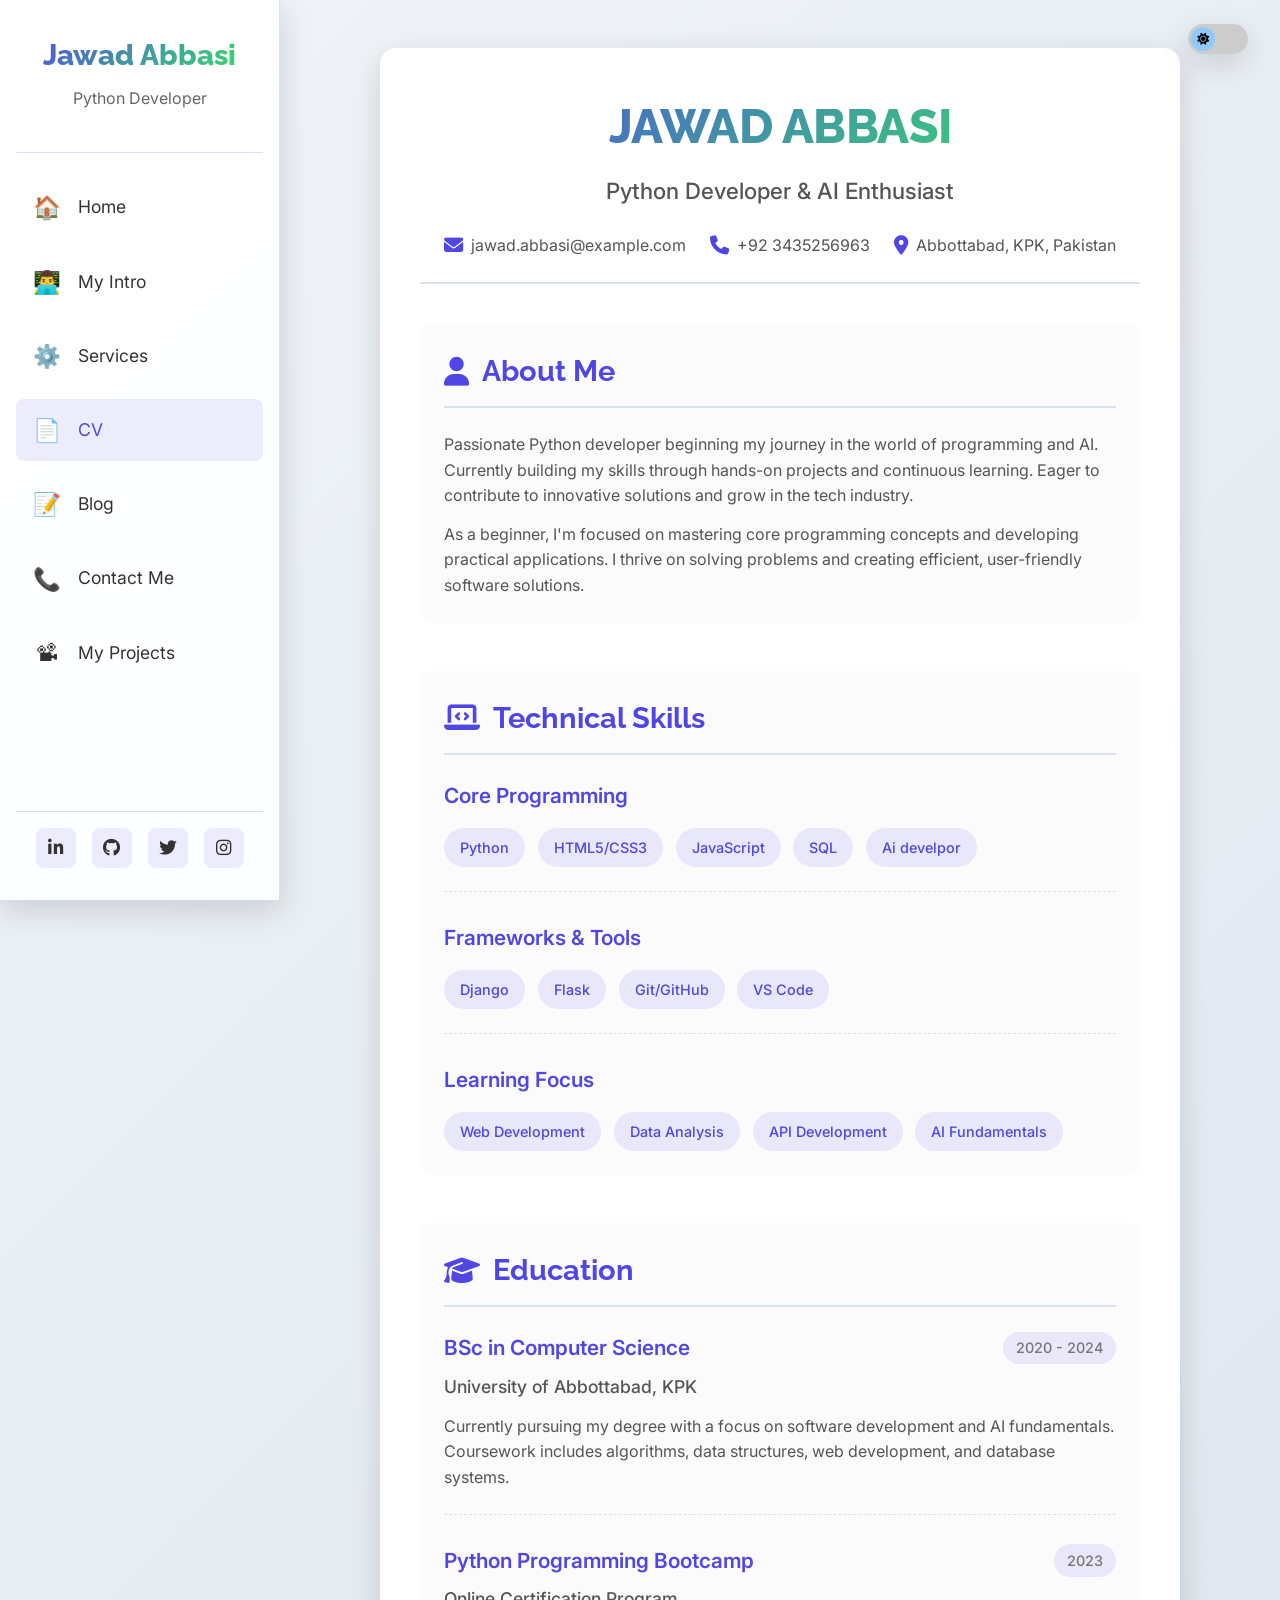
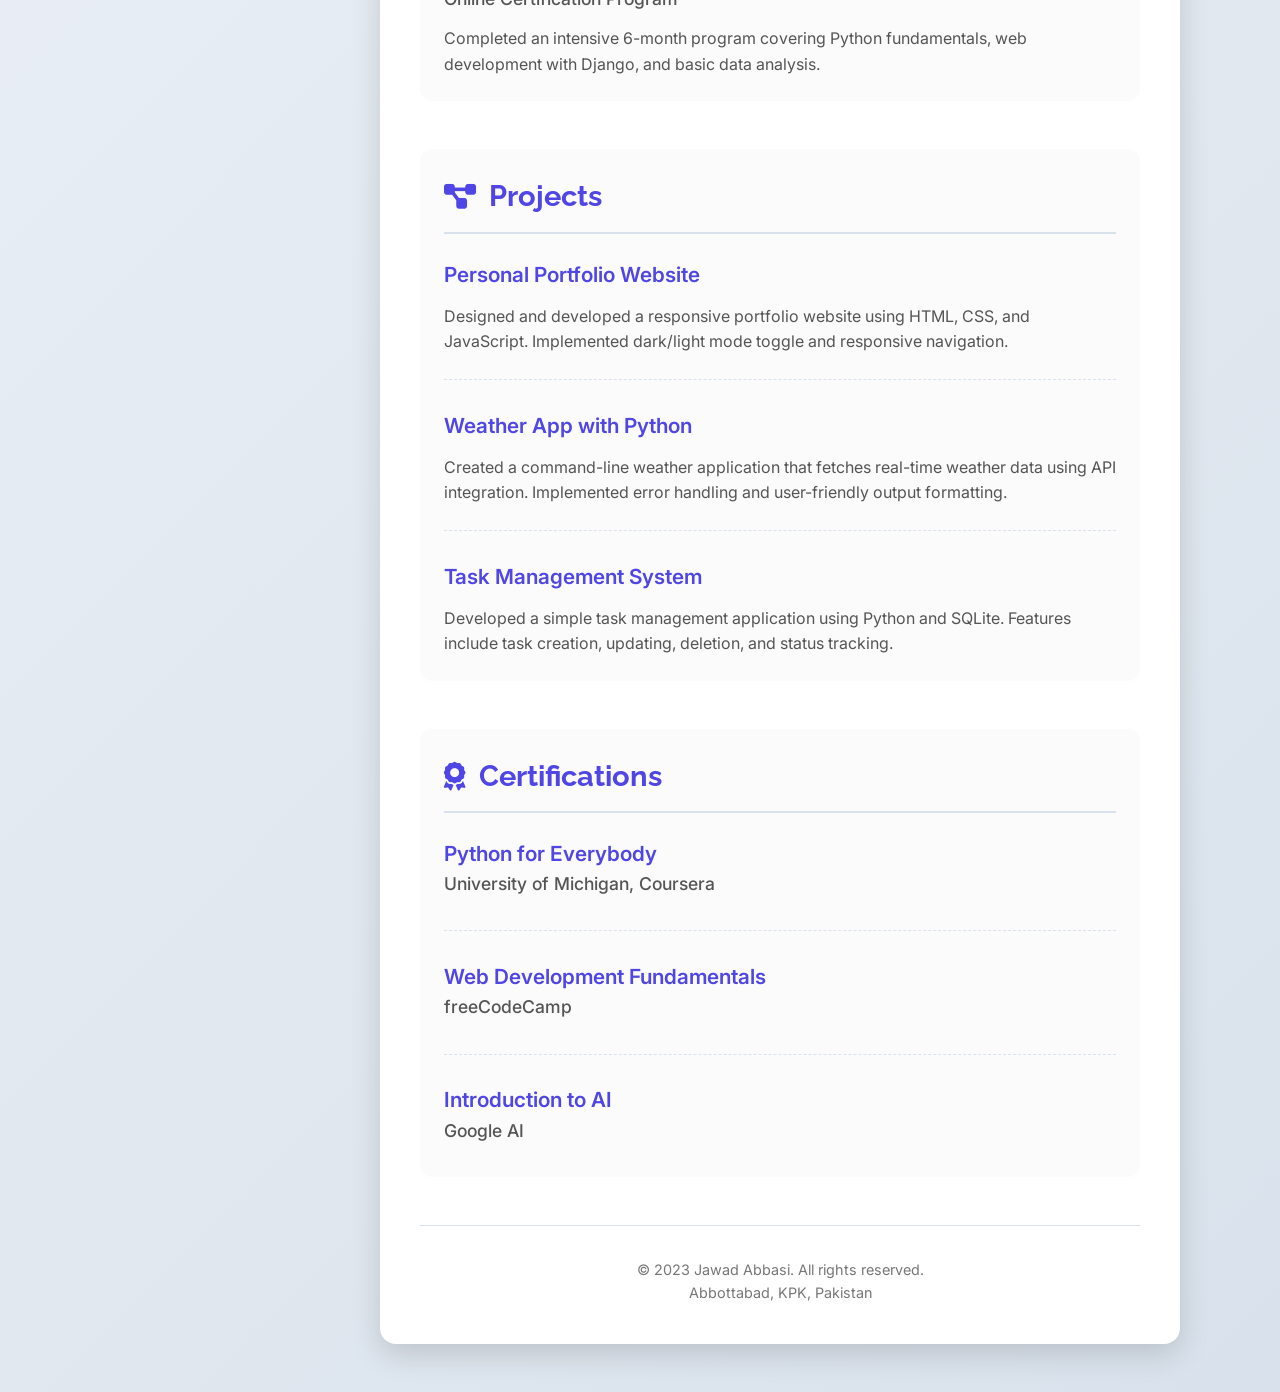
<file: cv.html>
<!DOCTYPE html>
<html lang="en">
<head>
    <meta charset="UTF-8">
    <meta name="viewport" content="width=device-width, initial-scale=1.0">
    <title>Jawad Abbasi - Python Developer</title>
    <link rel="stylesheet" href="https://cdnjs.cloudflare.com/ajax/libs/font-awesome/6.4.0/css/all.min.css">
    <link href="https://fonts.googleapis.com/css2?family=Inter:wght@300;400;500;600;700&family=Raleway:wght@700;800&display=swap" rel="stylesheet">
    <style>
        /* -------------------------------------- */
        /* CSS Variables for Theming & Consistency */
        :root {
            --color-light-bg: #f0f4f8;
            --color-light-gradient-1: #f0f4f8;
            --color-light-gradient-2: #d9e2ec;
            --color-dark-bg: #000000;
            --color-dark-gradient-1: #0a0a0a;
            --color-dark-gradient-2: #000000;
            --color-light-text: #333;
            --color-dark-text: #e0e0e0;
            --color-light-border: #d9e2ec;
            --color-dark-border: #444a6b;
            --color-indigo-light: #4f46e5;
            --color-indigo-dark: #818cf8;
            --color-accent: #34eb5e;
            --color-dark-pink: #880e4f; /* Defined dark pink for dark mode gradient */
            --font-primary: 'Inter', sans-serif;
            --font-heading: 'Raleway', sans-serif;
            --transition-fast: 0.3s ease;
            --transition-slow: 0.6s ease;
            --max-width: 800px;
            --spacing-base: 1rem;
            --text-size-small: 0.875rem;
            --text-size-base: 1rem;
            --text-size-large: 1.25rem;
            --sidebar-bg: rgba(255,255,255,0.95);
            --sidebar-dark-bg: rgba(10,10,10,0.95);
            --sidebar-text: #333;
            --sidebar-dark-text: #e0e0e0;
            --sidebar-width: 280px;
            --shadow: 0 10px 30px rgba(0, 0, 0, 0.15);
        }

        /* -------------------------------------- */
        /* Base Styles */
        * {
            margin: 0;
            padding: 0;
            box-sizing: border-box;
        }

        html {
            scroll-behavior: smooth;
        }

        body {
            font-family: var(--font-primary);
            transition: background var(--transition-slow), color var(--transition-slow);
            min-height: 100vh;
            display: flex;
            overflow-x: hidden;
            background: linear-gradient(135deg, var(--color-light-gradient-1), var(--color-light-gradient-2));
            color: var(--color-light-text);
            line-height: 1.6;
        }

        /* Dark Mode Activation - Dark pink and black mixture for the whole page */
        body.dark-active {
            background: linear-gradient(135deg, var(--color-dark-pink), var(--color-dark-gradient-2));
            color: var(--color-dark-text);
        }

        /* -------------------------------------- */
        /* Sidebar Styles */
        .sidebar {
            position: fixed;
            top: 0;
            left: 0;
            width: var(--sidebar-width);
            height: 100vh;
            background: var(--sidebar-bg);
            padding: 2rem 1rem;
            border-right: 1px solid var(--color-light-border);
            transition: all var(--transition-slow);
            box-shadow: var(--shadow);
            z-index: 100;
            display: flex;
            flex-direction: column;
            overflow-y: auto;
        }

        body.dark-active .sidebar { /* Changed from body.dark */
            background: var(--sidebar-dark-bg);
            border-color: var(--color-dark-border);
        }

        .sidebar-header {
            text-align: center;
            padding-bottom: 1.5rem;
            margin-bottom: 1.5rem;
            border-bottom: 1px solid var(--color-light-border);
        }

        body.dark-active .sidebar-header { /* Changed from body.dark */
            border-color: var(--color-dark-border);
        }

        .sidebar-name {
            font-family: var(--font-heading);
            font-size: 1.8rem;
            font-weight: 800;
            margin-bottom: 0.5rem;
            color: var(--color-indigo-light);
            background: linear-gradient(135deg, var(--color-indigo-light), var(--color-accent));
            -webkit-background-clip: text;
            background-clip: text;
            color: transparent;
        }

        body.dark-active .sidebar-name { /* Changed from body.dark */
            color: var(--color-indigo-dark);
        }

        .sidebar-title {
            font-size: 1rem;
            color: #666;
            margin-bottom: 1rem;
        }

        body.dark-active .sidebar-title { /* Changed from body.dark */
            color: #aaa;
        }

        .sidebar ul {
            list-style: none;
            flex: 1;
        }

        .sidebar li {
            margin-bottom: 0.8rem;
            transition: transform var(--transition-fast);
        }

        .sidebar li:hover {
            transform: translateX(5px);
        }

        .sidebar a {
            text-decoration: none;
            font-size: 1.1rem;
            color: var(--sidebar-text);
            display: flex;
            align-items: center;
            transition: all var(--transition-fast);
            padding: 0.8rem 1rem;
            border-radius: 8px;
            gap: 1rem;
        }

        .sidebar a:hover, .sidebar a.active {
            background: rgba(79, 70, 229, 0.1);
            color: var(--color-indigo-light);
        }

        .sidebar a .emoji {
            font-size: 1.4rem;
            width: 30px;
            text-align: center;
        }

        body.dark-active .sidebar a { /* Changed from body.dark */
            color: var(--sidebar-dark-text);
        }

        body.dark-active .sidebar a:hover, /* Changed from body.dark */
        body.dark-active .sidebar a.active { /* Changed from body.dark */
            background: rgba(129, 140, 248, 0.15);
            color: var(--color-indigo-dark);
        }

        .social-links {
            display: flex;
            justify-content: center;
            gap: 1rem;
            padding-top: 1rem;
            border-top: 1px solid var(--color-light-border);
        }

        body.dark-active .social-links { /* Changed from body.dark */
            border-color: var(--color-dark-border);
        }

        .social-link {
            width: 40px;
            height: 40px;
            border-radius: 50%;
            background: rgba(79, 70, 229, 0.1);
            color: var(--color-indigo-light);
            font-size: 1.2rem;
            display: flex;
            align-items: center;
            justify-content: center;
            transition: all var(--transition-fast);
        }

        .social-link:hover {
            background: var(--color-indigo-light);
            color: white;
            transform: translateY(-3px);
        }

        body.dark-active .social-link { /* Changed from body.dark */
            background: rgba(129, 140, 248, 0.15);
            color: var(--color-indigo-dark);
        }

        body.dark-active .social-link:hover { /* Changed from body.dark */
            background: var(--color-indigo-dark);
            color: white;
        }

        /* Ensure main content shifts right of sidebar */
        .main-content {
            margin-left: var(--sidebar-width);
            flex: 1;
            padding: 3rem 2rem;
            max-width: calc(100% - var(--sidebar-width));
        }

        /* Responsive: collapse sidebar on small screens */
        @media (max-width: 992px) {
            .sidebar {
                width: 80px;
                padding: 1.5rem 0.5rem;
            }
            .sidebar-header {
                padding: 0 0.5rem 1rem;
            }
            .sidebar-name, .sidebar-title, .text {
                display: none;
            }
            .sidebar a {
                justify-content: center;
                padding: 0.8rem;
            }
            .sidebar a .emoji {
                font-size: 1.4rem;
                width: auto;
            }
            .main-content {
                margin-left: 80px;
                padding: 2rem 1rem;
            }
            .social-links {
                flex-direction: column;
                align-items: center;
                gap: 0.8rem;
            }
        }

        @media (max-width: 576px) {
            .sidebar {
                width: 60px;
            }
            .main-content {
                margin-left: 60px;
            }
        }

        /* -------------------------------------- */
        /* CV Container */
        .cv-container {
            max-width: var(--max-width);
            width: 100%;
            background-color: #ffffff;
            box-shadow: var(--shadow);
            border-radius: 16px;
            padding: 2.5rem;
            margin: 0 auto;
            transition: all var(--transition-slow);
        }

        body.dark-active .cv-container { /* Changed from body.dark */
            background-color: #121212;
            box-shadow: 0 0.5rem 1rem rgba(0, 0, 0, 0.5);
        }

        /* -------------------------------------- */
        /* Theme Switch Button */
        .switch-mode {
            position: fixed;
            top: 1.5rem;
            right: 2rem;
            width: 60px;
            height: 30px;
            background: #333;
            border-radius: 30px;
            cursor: pointer;
            display: flex;
            align-items: center;
            padding: 0 3px;
            box-shadow: var(--shadow);
            z-index: 1000;
            transition: background var(--transition-fast);
        }

        .switch-mode.light-active {
            background: #ccc;
        }

        .switch-mode.dark-active {
            background: #444; /* Base for dark mode toggle */
        }

        .toggle-circle {
            width: 24px;
            height: 24px;
            background: #fff;
            border-radius: 50%;
            transition: transform var(--transition-fast), background var(--transition-fast);
            display: flex;
            justify-content: center;
            align-items: center;
            font-size: 12px;
        }

        .switch-mode.dark-active .toggle-circle {
            transform: translateX(30px);
            background: var(--color-dark-pink); /* Dark pink for toggle circle in dark mode */
            color: white; /* Icon color */
        }

        .switch-mode.light-active .toggle-circle {
            transform: translateX(0);
            background: #90caf9;
            color: black; /* Icon color */
        }

        /* -------------------------------------- */
        /* Header Styles */
        header {
            text-align: center;
            margin-bottom: 2.5rem;
            padding-bottom: 1.5rem;
            border-bottom: 2px solid var(--color-light-border);
            transition: border-color var(--transition-slow);
            position: relative;
        }

        body.dark-active header { /* Changed from body.dark */
            border-color: var(--color-dark-border);
        }

        header h1 {
            font-family: var(--font-heading);
            font-size: 3rem;
            font-weight: 800;
            margin-bottom: 0.5rem;
            background: linear-gradient(135deg, var(--color-indigo-light), var(--color-accent));
            -webkit-background-clip: text;
            background-clip: text;
            color: transparent;
            letter-spacing: -0.5px;
        }

        header p.subtitle {
            font-size: 1.4rem;
            color: #555;
            margin-bottom: 1.5rem;
            font-weight: 500;
        }

        body.dark-active header p.subtitle { /* Changed from body.dark */
            color: #ccc;
        }

        .contact-info {
            display: flex;
            justify-content: center;
            flex-wrap: wrap;
            gap: 1.5rem;
            margin-top: 1rem;
        }

        .contact-item {
            display: flex;
            align-items: center;
            gap: 0.5rem;
            font-size: 1rem;
            color: #555;
        }

        body.dark-active .contact-item { /* Changed from body.dark */
            color: #aaa;
        }

        .contact-item .icon {
            color: var(--color-indigo-light);
            font-size: 1.2rem;
        }

        body.dark-active .contact-item .icon { /* Changed from body.dark */
            color: var(--color-indigo-dark);
        }

        /* -------------------------------------- */
        /* Section Styles */
        section {
            margin-bottom: 3rem;
            opacity: 0;
            transform: translateY(20px);
            animation: fadeInUp 0.8s forwards;
            padding: 1.5rem;
            border-radius: 12px;
            background: rgba(249, 250, 251, 0.7);
            transition: all var(--transition-slow);
            position: relative; /* Needed for pseudo-elements */
            overflow: hidden; /* Ensures hover effect stays within bounds */
        }

        body.dark-active section { /* Changed from body.dark */
            background: rgba(30, 30, 30, 0.3);
        }

        /* Enhanced Hover effect for sections */
        section:hover {
            box-shadow: 0 20px 50px rgba(0, 0, 0, 0.3); /* Larger shadow */
            transform: translateY(-10px); /* Higher lift */
            transition: all var(--transition-fast);
        }

        body.dark-active section:hover { /* Changed from body.dark */
            box-shadow: 0 20px 50px rgba(0, 0, 0, 0.8); /* Even darker shadow for dark mode */
        }


        section:nth-child(2) {
            animation-delay: 0.1s;
        }
        section:nth-child(3) {
            animation-delay: 0.2s;
        }
        section:nth-child(4) {
            animation-delay: 0.3s;
        }
        section:nth-child(5) {
            animation-delay: 0.4s;
        }
        section:nth-child(6) {
            animation-delay: 0.5s;
        }

        @keyframes fadeInUp {
            to {
                opacity: 1;
                transform: translateY(0);
            }
        }

        section h2 {
            font-family: var(--font-heading);
            font-size: 1.8rem;
            font-weight: 700;
            margin-bottom: 1.5rem;
            padding-bottom: 0.75rem;
            border-bottom: 2px solid var(--color-light-border);
            transition: color var(--transition-fast), border-color var(--transition-fast);
            color: var(--color-indigo-light);
            display: flex;
            align-items: center;
            gap: 0.8rem;
        }

        section h2 .icon {
            font-size: 1.6rem;
        }

        body.dark-active section h2 { /* Changed from body.dark */
            color: var(--color-indigo-dark);
            border-color: var(--color-dark-border);
        }

        /* Content Styles */
        .content-item {
            margin-bottom: 1.8rem;
            padding-bottom: 1.5rem;
            border-bottom: 1px dashed var(--color-light-border);
            transition: border-color var(--transition-fast);
        }

        body.dark-active .content-item { /* Changed from body.dark */
            border-color: var(--color-dark-border);
        }

        .content-item:last-child {
            margin-bottom: 0;
            padding-bottom: 0;
            border: none;
        }

        .content-header {
            display: flex;
            justify-content: space-between;
            align-items: center;
            margin-bottom: 0.5rem;
        }

        .content-title {
            font-size: 1.3rem;
            font-weight: 600;
            color: var(--color-indigo-light);
        }

        body.dark-active .content-title { /* Changed from body.dark */
            color: var(--color-indigo-dark);
        }

        .content-subtitle {
            font-size: 1.1rem;
            font-weight: 500;
            color: #555;
            margin-bottom: 0.5rem;
        }

        body.dark-active .content-subtitle { /* Changed from body.dark */
            color: #bbb;
        }

        .content-date {
            font-size: 0.9rem;
            color: #777;
            background: rgba(79, 70, 229, 0.1);
            padding: 0.3rem 0.8rem;
            border-radius: 20px;
            font-weight: 500;
        }

        body.dark-active .content-date { /* Changed from body.dark */
            color: #ddd;
            background: rgba(129, 140, 248, 0.15);
        }

        .content-description {
            margin-top: 0.8rem;
            color: #555;
        }

        body.dark-active .content-description { /* Changed from body.dark */
            color: #ccc;
        }

        .skills-container {
            display: flex;
            flex-wrap: wrap;
            gap: 0.8rem;
            margin-top: 1rem;
        }

        .skill-tag {
            background: rgba(79, 70, 229, 0.1);
            color: var(--color-indigo-light);
            padding: 0.5rem 1rem;
            border-radius: 30px;
            font-size: 0.9rem;
            font-weight: 500;
            transition: all var(--transition-fast);
        }

        .skill-tag:hover {
            background: var(--color-indigo-light);
            color: white;
            transform: translateY(-2px);
        }

        body.dark-active .skill-tag { /* Changed from body.dark */
            background: rgba(129, 140, 248, 0.15);
            color: var(--color-indigo-dark);
        }

        body.dark-active .skill-tag:hover { /* Changed from body.dark */
            background: var(--color-indigo-dark);
            color: white;
        }

        .progress-container {
            margin-top: 0.5rem;
        }

        .progress-bar {
            height: 8px;
            background: #e0e0e0;
            border-radius: 4px;
            overflow: hidden;
            margin-top: 0.3rem;
        }

        body.dark-active .progress-bar { /* Changed from body.dark */
            background: #33334d;
        }

        .progress {
            height: 100%;
            background: var(--color-indigo-light);
            border-radius: 4px;
        }

        body.dark-active .progress { /* Changed from body.dark */
            background: var(--color-indigo-dark);
        }

        /* Footer */
        footer {
            text-align: center;
            margin-top: 3rem;
            padding-top: 2rem;
            border-top: 1px solid var(--color-light-border);
            color: #777;
            font-size: 0.9rem;
        }

        body.dark-active footer { /* Changed from body.dark */
            border-color: var(--color-dark-border);
            color: #aaa;
        }
    </style>
</head>
<body class="light-active">
    <aside class="sidebar">
        <div class="sidebar-header">
            <h2 class="sidebar-name">Jawad Abbasi</h2>
            <p class="sidebar-title">Python Developer</p>
        </div>
        
        <ul>
            <li><a href="index.html"><span class="emoji">🏠</span> <span class="text">Home</span></a></li>
            <li><a href="myintro.html"><span class="emoji">👨‍💻</span> <span class="text">My Intro</span></a></li>
            <li><a href="services.html"><span class="emoji">⚙️</span> <span class="text">Services</span></a></li>
            <li><a href="cv.html" class="active"><span class="emoji">📄</span> <span class="text">CV</span></a></li>
            <li><a href="blog.html"><span class="emoji">📝</span> <span class="text">Blog</span></a></li>
            <li><a href="contactme.html"><span class="emoji">📞</span> <span class="text">Contact Me</span></a></li>
            <li><a href="myProject..html"><span class="emoji">📽</span> <span class="text">My Projects</span></a></li>
        </ul>
        
        <div class="social-links">
            <a href="#" class="social-link"><i class="fab fa-linkedin-in"></i></a>
            <a href="#" class="social-link"><i class="fab fa-github"></i></a>
            <a href="#" class="social-link"><i class="fab fa-twitter"></i></a>
            <a href="#" class="social-link"><i class="fab fa-instagram"></i></a>
        </div>
    </aside>

    <main class="main-content">
        <div class="switch-mode light-active">
            <div class="toggle-circle"><i class="fas fa-sun"></i></div>
        </div>
        
        <div class="cv-container">
            <header>
                <h1>JAWAD ABBASI</h1>
                <p class="subtitle">Python Developer & AI Enthusiast</p>
                <div class="contact-info">
                    <div class="contact-item">
                        <i class="fas fa-envelope icon"></i>
                        <span>jawad.abbasi@example.com</span>
                    </div>
                    <div class="contact-item">
                        <i class="fas fa-phone icon"></i>
                        <span>+92 3435256963</span>
                    </div>
                    <div class="contact-item">
                        <i class="fas fa-map-marker-alt icon"></i>
                        <span>Abbottabad, KPK, Pakistan</span>
                    </div>
                </div>
            </header>
            
            <section id="about">
                <h2><i class="fas fa-user"></i> About Me</h2>
                <div class="content-item">
                    <p class="content-description">
                        Passionate Python developer beginning my journey in the world of programming and AI. 
                        Currently building my skills through hands-on projects and continuous learning. 
                        Eager to contribute to innovative solutions and grow in the tech industry.
                    </p>
                    <p class="content-description">
                        As a beginner, I'm focused on mastering core programming concepts and developing 
                        practical applications. I thrive on solving problems and creating efficient, 
                        user-friendly software solutions.
                    </p>
                </div>
            </section>
            
            <section id="skills">
                <h2><i class="fas fa-laptop-code"></i> Technical Skills</h2>
                
                <div class="content-item">
                    <h3 class="content-title">Core Programming</h3>
                    <div class="skills-container">
                        <div class="skill-tag">Python</div>
                        <div class="skill-tag">HTML5/CSS3</div>
                        <div class="skill-tag">JavaScript</div>
                        <div class="skill-tag">SQL</div>
                        <div class="skill-tag">Ai develpor</div>
                    </div>
                </div>
                
                <div class="content-item">
                    <h3 class="content-title">Frameworks & Tools</h3>
                    <div class="skills-container">
                        <div class="skill-tag">Django</div>
                        <div class="skill-tag">Flask</div>
                        <div class="skill-tag">Git/GitHub</div>
                        <div class="skill-tag">VS Code</div>
                    </div>
                </div>
                
                <div class="content-item">
                    <h3 class="content-title">Learning Focus</h3>
                    <div class="skills-container">
                        <div class="skill-tag">Web Development</div>
                        <div class="skill-tag">Data Analysis</div>
                        <div class="skill-tag">API Development</div>
                        <div class="skill-tag">AI Fundamentals</div>
                    </div>
                </div>
            </section>
            
            <section id="education">
                <h2><i class="fas fa-graduation-cap"></i> Education</h2>
                
                <div class="content-item">
                    <div class="content-header">
                        <h3 class="content-title">BSc in Computer Science</h3>
                        <div class="content-date">2020 - 2024</div>
                    </div>
                    <p class="content-subtitle">University of Abbottabad, KPK</p>
                    <p class="content-description">
                        Currently pursuing my degree with a focus on software development and AI fundamentals. 
                        Coursework includes algorithms, data structures, web development, and database systems.
                    </p>
                </div>
                
                <div class="content-item">
                    <div class="content-header">
                        <h3 class="content-title">Python Programming Bootcamp</h3>
                        <div class="content-date">2023</div>
                    </div>
                    <p class="content-subtitle">Online Certification Program</p>
                    <p class="content-description">
                        Completed an intensive 6-month program covering Python fundamentals, web development 
                        with Django, and basic data analysis.
                    </p>
                </div>
            </section>
            
            <section id="projects">
                <h2><i class="fas fa-project-diagram"></i> Projects</h2>
                
                <div class="content-item">
                    <h3 class="content-title">Personal Portfolio Website</h3>
                    <p class="content-description">
                        Designed and developed a responsive portfolio website using HTML, CSS, and JavaScript. 
                        Implemented dark/light mode toggle and responsive navigation.
                    </p>
                </div>
                
                <div class="content-item">
                    <h3 class="content-title">Weather App with Python</h3>
                    <p class="content-description">
                        Created a command-line weather application that fetches real-time weather data using 
                        API integration. Implemented error handling and user-friendly output formatting.
                    </p>
                </div>
                
                <div class="content-item">
                    <h3 class="content-title">Task Management System</h3>
                    <p class="content-description">
                        Developed a simple task management application using Python and SQLite. Features include 
                        task creation, updating, deletion, and status tracking.
                    </p>
                </div>
            </section>
            
            <section id="certifications">
                <h2><i class="fas fa-award"></i> Certifications</h2>
                
                <div class="content-item">
                    <h3 class="content-title">Python for Everybody</h3>
                    <p class="content-subtitle">University of Michigan, Coursera</p>
                </div>
                
                <div class="content-item">
                    <h3 class="content-title">Web Development Fundamentals</h3>
                    <p class="content-subtitle">freeCodeCamp</p>
                </div>
                
                <div class="content-item">
                    <h3 class="content-title">Introduction to AI</h3>
                    <p class="content-subtitle">Google AI</p>
                </div>
            </section>
            
            <footer>
                <p>© 2023 Jawad Abbasi. All rights reserved.</p>
                <p>Abbottabad, KPK, Pakistan</p>
            </footer>
        </div>
    </main>

    <script>
        // Theme toggle functionality
        const body = document.body;
        const themeToggle = document.querySelector('.switch-mode');
        const toggleCircle = document.querySelector('.toggle-circle');
        
        themeToggle.addEventListener('click', () => {
            if (body.classList.contains('light-active')) {
                body.classList.remove('light-active');
                body.classList.add('dark-active');
                themeToggle.classList.remove('light-active');
                themeToggle.classList.add('dark-active');
                toggleCircle.innerHTML = '<i class="fas fa-moon"></i>';
            } else {
                body.classList.remove('dark-active');
                body.classList.add('light-active');
                themeToggle.classList.remove('dark-active');
                themeToggle.classList.add('light-active');
                toggleCircle.innerHTML = '<i class="fas fa-sun"></i>';
            }
        });
        
        // Sidebar navigation
        const sidebarLinks = document.querySelectorAll('.sidebar a');
        
        sidebarLinks.forEach(link => {
            link.addEventListener('click', (e) => {
                // Remove active class from all links
                sidebarLinks.forEach(l => l.classList.remove('active'));
                
                // Add active class to clicked link
                link.classList.add('active');
            });
        });
        
        // Animation on scroll
        const observerOptions = {
            threshold: 0.1
        };
        
        const observer = new IntersectionObserver((entries) => {
            entries.forEach(entry => {
                if (entry.isIntersecting) {
                    entry.target.style.opacity = 1;
                    entry.target.style.transform = 'translateY(0)';
                }
            });
        }, observerOptions);
        
        // Observe all sections
        document.querySelectorAll('section').forEach(section => {
            observer.observe(section);
        });
    </script>
</body>
</html>
</file>
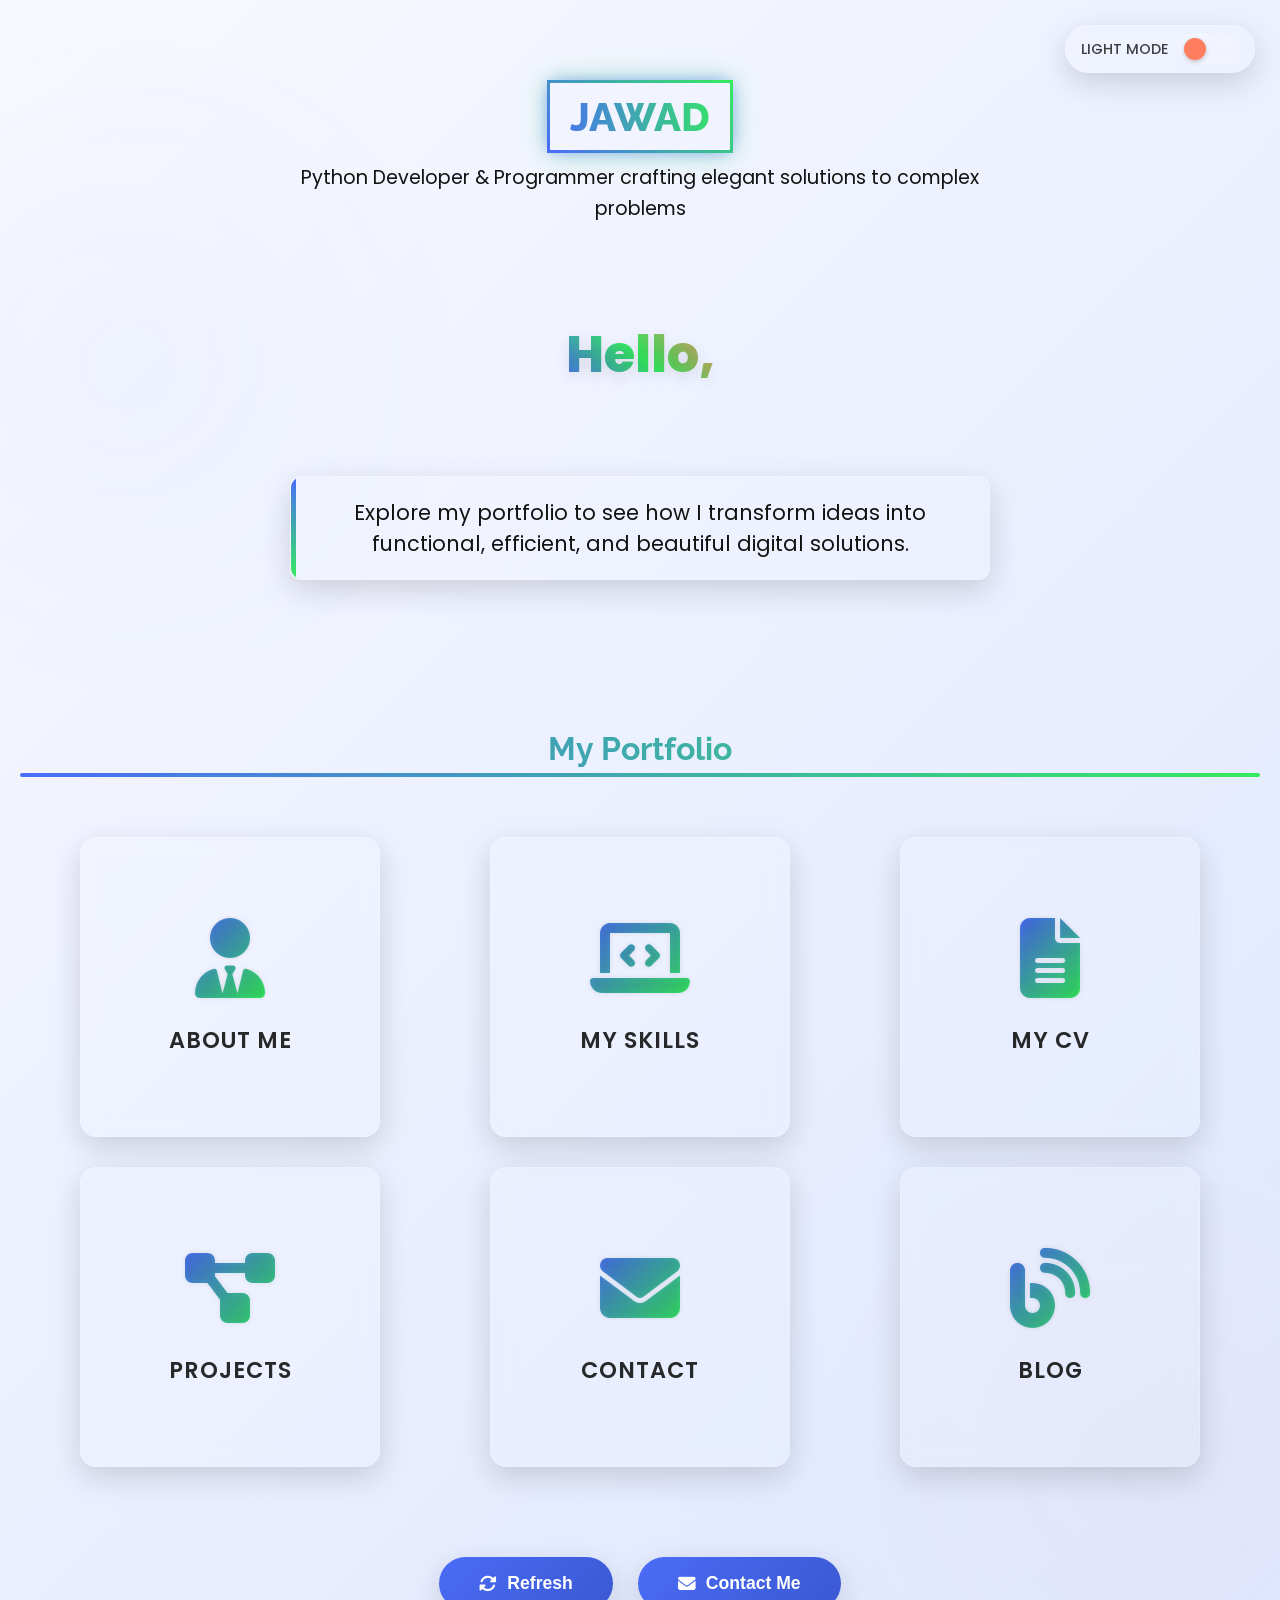
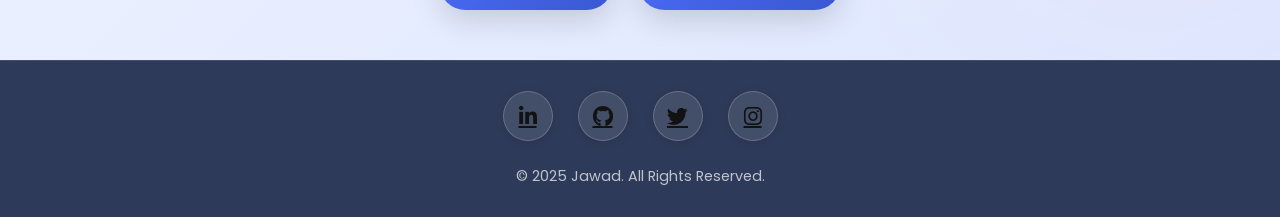
<file: myProject..html>
<!DOCTYPE html>
<html lang="en" data-theme="light">
<head>
    <meta charset="UTF-8">
    <meta name="viewport" content="width=device-width, initial-scale=1.0">
    <title>JAWAD</title>
    <link rel="stylesheet" href="https://cdnjs.cloudflare.com/ajax/libs/font-awesome/6.4.0/css/all.min.css">
    <link href="https://fonts.googleapis.com/css2?family=Poppins:wght@300;400;500;600;700&family=Raleway:wght@700;800&display=swap" rel="stylesheet">
    <style>
        /* CSS Variables - Define reusable colors, sizes, and transitions */
        :root {
            --primary: #4a6cf7; /* Blue */
            --primary-dark: #3a58d1; /* Darker Blue */
            --secondary: #ff7e5f; /* Orange */
            --accent: #34eb5e; /* Green */
            --dark-bg: #020d18; /* Very Dark Blue */
            --light-bg: #f8f9ff; /* Very Light Blue/Grey */
            --text-dark: #121212; /* Dark Text */
            --text-light: #ffffff; /* Light Text */
            --card-bg: rgba(255, 255, 255, 0.08); /* Transparent White for cards */
            --glass-bg: rgba(255, 255, 255, 0.1); /* Transparent White for glass effect */
            --glass-border: rgba(255, 255, 255, 0.2); /* Transparent White for glass border */
            --shadow: 0 10px 30px rgba(0, 0, 0, 0.15); /* Soft shadow */
            --transition: all 0.4s cubic-bezier(0.175, 0.885, 0.32, 1.275); /* Smooth, slightly bouncy transition */
            
            /* New dark mode specific colors for toggle and icons */
            --dark-mode-toggle-bg: linear-gradient(135deg, #000000, #C71585); /* Black to MediumVioletRed */
            --dark-mode-toggle-hover-shadow: 0 0 25px rgba(199, 21, 133, 0.8), 0 0 50px rgba(0, 0, 0, 0.6);
            --dark-mode-icon-glow: 0 0 15px rgba(255, 105, 180, 0.8); /* Hot pink glow */
        }

        /* General Styles */
        * {
            margin: 0;
            padding: 0;
            box-sizing: border-box;
        }

        html {
            scroll-behavior: smooth; /* Smooth scrolling for anchor links */
        }

        body {
            font-family: 'Poppins', sans-serif; /* Apply Poppins font */
            background: linear-gradient(135deg, var(--light-bg) 0%, #dde6ff 100%); /* Light mode background gradient */
            color: var(--text-dark); /* Light mode text color */
            min-height: 100vh; /* Ensure body takes full viewport height */
            overflow-x: hidden; /* Prevent horizontal scroll */
            transition: background 0.6s ease-in-out, color 0.6s ease-in-out; /* Enhanced transition for theme change */
            position: relative;
        }

        /* Dark Mode Styles - Applied when data-theme="dark" is set on HTML */
        [data-theme="dark"] {
            /* Updated to a more prominent dark black and pink gradient for the whole page */
            background: linear-gradient(135deg, #000000 0%, #1a001a 50%, #8B008B 100%); /* Darker pink for a stronger effect */
            color: var(--text-light); /* Dark mode text color */
        }

        /* Background Pattern - Adds subtle visual texture */
        body::before {
            content: '';
            position: absolute;
            top: 0;
            left: 0;
            width: 100%;
            height: 100%;
            background:
                radial-gradient(circle at 10% 20%, rgba(74, 108, 247, 0.1) 0%, transparent 20%), /* Primary color pattern */
                radial-gradient(circle at 90% 80%, rgba(255, 126, 95, 0.1) 0%, transparent 20%); /* Secondary color pattern */
            z-index: -1;
            opacity: 0.3;
            transition: opacity 0.6s ease-in-out; /* Smooth transition for pattern opacity */
        }

        /* Dark Mode Background Pattern - Adapts the pattern for dark mode */
        [data-theme="dark"] body::before {
            background:
                radial-gradient(circle at 10% 20%, rgba(75, 0, 130, 0.2) 0%, transparent 20%), /* Dark purple for dark mode pattern */
                radial-gradient(circle at 90% 80%, rgba(199, 21, 133, 0.2) 0%, transparent 20%); /* Dark pink for dark mode pattern */
            opacity: 0.8; /* Slightly more visible in dark mode for contrast and glow */
        }

        /* Dark/Light Mode Toggle Container */
        .switch-container {
            position: fixed;
            top: 25px;
            right: 25px;
            z-index: 1000;
            display: flex;
            align-items: center;
            gap: 10px;
            background: var(--glass-bg);
            backdrop-filter: blur(10px);
            border: 1px solid var(--glass-border);
            border-radius: 30px;
            padding: 8px 15px;
            box-shadow: var(--shadow);
            transition: var(--transition); /* Smooth transition for container */
        }

        .switch-container:hover {
            box-shadow: 0 0 25px rgba(74, 108, 247, 0.6); /* Enhanced glow on hover */
            transform: translateY(-2px);
        }

        /* Dark mode specific styling for switch container */
        [data-theme="dark"] .switch-container {
            background: rgba(0, 0, 0, 0.5); /* Darker glass effect */
            border-color: rgba(199, 21, 133, 0.5); /* Pink border */
            box-shadow: 0 0 15px rgba(199, 21, 133, 0.4); /* Initial pink glow */
        }

        [data-theme="dark"] .switch-container:hover {
            box-shadow: var(--dark-mode-toggle-hover-shadow); /* Enhanced dark pink/black glow on hover */
            transform: translateY(-3px);
        }

        .theme-label {
            font-size: 0.9rem;
            font-weight: 500;
            opacity: 0.8;
            transition: var(--transition);
        }

        /* Dark mode specific text color for label */
        [data-theme="dark"] .theme-label {
            color: var(--text-light); /* Ensure light text in dark mode */
            text-shadow: 0 0 5px rgba(255, 105, 180, 0.3); /* Subtle pink glow for text */
        }

        .switch-mode {
            position: relative;
            display: inline-block;
            width: 60px;
            height: 30px;
        }

        .switch-mode input {
            opacity: 0;
            width: 0;
            height: 0;
        }

        .slider {
            position: absolute;
            cursor: pointer;
            top: 0;
            left: 0;
            right: 0;
            bottom: 0;
            background: var(--glass-bg);
            backdrop-filter: blur(10px);
            border: 1px solid var(--glass-border);
            border-radius: 34px;
            transition: var(--transition);
        }

        .slider:before {
            position: absolute;
            content: "";
            height: 22px;
            width: 22px;
            left: 4px;
            bottom: 3px;
            background: var(--secondary); /* Orange for light mode toggle */
            border-radius: 50%;
            transition: var(--transition);
            box-shadow: 0 2px 5px rgba(0, 0, 0, 0.2); /* Subtle shadow for slider circle */
        }

        input:checked + .slider:before {
            transform: translateX(30px);
            /* Dark mode specific background for slider circle */
            background: var(--dark-mode-toggle-bg); /* Black to MediumVioletRed gradient */
            box-shadow: 0 2px 8px rgba(0, 0, 0, 0.4), 0 0 15px rgba(199, 21, 133, 0.7); /* Enhanced pink glow */
        }
        
        /* Dark mode specific slider track color */
        [data-theme="dark"] .slider {
            background: rgba(0, 0, 0, 0.7); /* Darker track */
            border-color: rgba(199, 21, 133, 0.7); /* Pink border */
        }


        /* Header Styles */
        header {
            text-align: center;
            padding: 80px 20px 40px;
            max-width: 1200px;
            margin: 0 auto 40px;
            position: relative;
        }

        /* Logo Styles - Enhanced with bold border and glow */
        .logo {
            font-family: 'Raleway', sans-serif;
            font-weight: 800;
            font-size: 2.5rem;
            margin-bottom: 10px;
            background: linear-gradient(to right, var(--primary), var(--accent));
            -webkit-background-clip: text;
            background-clip: text;
            -webkit-text-fill-color: transparent;
            display: inline-block;
            padding: 10px 20px; /* Added padding for the box effect */
            border-radius: 12px; /* Rounded corners for the box */
            border: 3px solid transparent; /* Bold border */
            border-image: linear-gradient(45deg, var(--primary), var(--accent)) 1; /* Gradient border */
            box-shadow: 0 0 15px rgba(74, 108, 247, 0.5), 0 0 30px rgba(52, 235, 94, 0.3); /* Initial glow */
            transition: var(--transition), box-shadow 0.6s ease, border-image 0.6s ease; /* Smooth transitions */
        }

        .logo:hover {
            transform: scale(1.05) rotate(-1deg); /* Slight scale and rotation on hover */
            box-shadow: 0 0 25px rgba(74, 108, 247, 0.8), 0 0 50px rgba(52, 235, 94, 0.6); /* Increased glow on hover */
            border-image: linear-gradient(45deg, var(--accent), var(--primary)) 1; /* Reverse gradient on hover */
        }

        .tagline {
            font-size: 1.2rem;
            margin-bottom: 30px;
            opacity: 0.8;
            max-width: 700px;
            margin: 0 auto 40px;
            line-height: 1.6;
            transition: var(--transition);
        }

        .tagline:hover {
            opacity: 1;
            text-shadow: 0 0 8px rgba(0, 0, 0, 0.2);
        }

        /* Replaced Typing Animation */
        .typing-container {
            min-height: 180px;
            display: flex;
            align-items: center;
            justify-content: center;
            margin-bottom: 2rem;
        }
        
        .typing-effect {
            font-size: 3.2rem;
            font-weight: 800;
            line-height: 1.2;
            background: linear-gradient(45deg, var(--primary), var(--accent), var(--secondary));
            -webkit-background-clip: text;
            background-clip: text;
            -webkit-text-fill-color: transparent;
            text-shadow: 0 5px 15px rgba(0, 0, 0, 0.1);
            transition: var(--transition);
        }

        .typing-effect:hover {
            text-shadow: 0 5px 25px rgba(0, 0, 0, 0.3), 0 0 40px rgba(74, 108, 247, 0.5); /* Enhanced glow on hover */
            transform: translateY(-3px);
        }

        .highlighted-para {
            text-align: center;
            font-size: 1.3rem;
            max-width: 700px;
            margin: 0 auto 50px;
            padding: 20px;
            border-radius: 12px;
            background: var(--glass-bg);
            backdrop-filter: blur(10px);
            border: 1px solid var(--glass-border);
            box-shadow: var(--shadow);
            position: relative;
            overflow: hidden;
            transition: var(--transition); /* Smooth transition for highlighted paragraph */
        }

        .highlighted-para:hover {
            box-shadow: 0 15px 40px rgba(0, 0, 0, 0.25), 0 0 20px rgba(74, 108, 247, 0.4); /* Enhanced shadow and glow */
            transform: translateY(-5px);
            border-color: rgba(255, 255, 255, 0.4);
        }

        .highlighted-para::before {
            content: "";
            position: absolute;
            top: 0;
            left: 0;
            width: 5px;
            height: 100%;
            background: linear-gradient(to bottom, var(--primary), var(--accent));
        }

        /* Portfolio Section */
        .portfolio-section {
            max-width: 1400px;
            margin: 0 auto;
            padding: 20px;
        }

        .section-title {
            text-align: center;
            font-size: 2rem;
            font-family: 'Raleway', sans-serif;
            margin-bottom: 50px;
            position: relative;
            padding: 0 20px;
            background: linear-gradient(to right, var(--primary), var(--accent));
            -webkit-background-clip: text;
            background-clip: text;
            -webkit-text-fill-color: transparent;
            transition: var(--transition);
        }

        .section-title:hover {
            transform: scale(1.02);
            text-shadow: 0 0 15px rgba(74, 108, 247, 0.5);
        }

        .section-title::after {
            content: "";
            position: absolute;
            bottom: -10px;
            left: 0;
            width: 100%;
            height: 4px;
            background: linear-gradient(to right, var(--primary), var(--accent));
            border-radius: 2px;
            transition: var(--transition);
        }

        .section-title:hover::after {
            background: linear-gradient(to right, var(--accent), var(--primary)); /* Reverse gradient on hover */
            width: 110%; /* Extend line slightly */
            left: -5%;
        }

        .portfolio {
            display: grid;
            grid-template-columns: repeat(3, 1fr);
            gap: 30px;
            padding: 20px;
            justify-items: center; /* Center items in the grid */
        }

        .portfolio-item {
            position: relative;
            width: 100%;
            max-width: 300px;
            height: 300px;
            border-radius: 16px;
            overflow: hidden;
            box-shadow: var(--shadow);
            transition: var(--transition);
            background: var(--glass-bg);
            backdrop-filter: blur(10px);
            border: 1px solid var(--glass-border);
            display: flex;
            flex-direction: column;
            justify-content: center;
            align-items: center;
        }

        .portfolio-item:hover {
            transform: translateY(-10px) scale(1.03) rotate(1deg);
            box-shadow: 0 20px 40px rgba(0, 0, 0, 0.3), 0 0 25px rgba(74, 108, 247, 0.5); /* Enhanced glow on hover */
            border-color: rgba(255, 255, 255, 0.3);
        }

        /* Dark mode specific portfolio item hover glow */
        [data-theme="dark"] .portfolio-item:hover {
            box-shadow: 0 20px 40px rgba(0, 0, 0, 0.5), 0 0 35px rgba(199, 21, 133, 0.7); /* Dark pink glow */
            border-color: rgba(199, 21, 133, 0.5);
        }


        .portfolio-item a {
            display: flex;
            flex-direction: column;
            justify-content: center;
            align-items: center;
            width: 100%;
            height: 100%;
            text-decoration: none;
            color: inherit;
            padding: 20px;
            text-align: center;
        }

        .portfolio-icon {
            font-size: 5rem;
            margin-bottom: 25px;
            transition: var(--transition);
            color: var(--primary); /* Default icon color */
            background: linear-gradient(135deg, var(--primary), var(--accent)); /* Gradient for light mode */
            -webkit-background-clip: text;
            background-clip: text;
            -webkit-text-fill-color: transparent;
            text-shadow: 0 0 5px rgba(0, 0, 0, 0.1); /* Subtle initial glow */
        }

        /* Dark mode icon color - Changed to black and pink gradient with enhanced glow */
        [data-theme="dark"] .portfolio-icon {
            background: linear-gradient(135deg, #000000, #C71585); /* Black to MediumVioletRed */
            -webkit-background-clip: text;
            background-clip: text;
            -webkit-text-fill-color: transparent;
            text-shadow: 0 0 10px rgba(199, 21, 133, 0.5); /* Dark mode icon glow */
        }

        .portfolio-item:hover .portfolio-icon {
            transform: scale(1.2);
            filter: brightness(120%);
            text-shadow: 0 0 15px rgba(255, 255, 255, 0.8); /* Stronger glow on hover */
        }
        
        /* Dark mode specific portfolio icon hover glow */
        [data-theme="dark"] .portfolio-item:hover .portfolio-icon {
            text-shadow: var(--dark-mode-icon-glow); /* Hot pink glow from variable */
            filter: brightness(150%);
        }


        .portfolio-item span {
            font-size: 1.4rem;
            font-weight: 600;
            transition: var(--transition);
            opacity: 0.9;
            letter-spacing: 1px;
        }

        .portfolio-item:hover span {
            opacity: 1;
            color: var(--accent); /* Accent color on hover */
            text-shadow: 0 0 10px rgba(52, 235, 94, 0.5); /* Text glow on hover */
        }

        /* Dark mode specific portfolio item text glow */
        [data-theme="dark"] .portfolio-item:hover span {
            color: #FF69B4; /* Hot pink text on hover */
            text-shadow: 0 0 12px rgba(255, 105, 180, 0.8); /* Stronger hot pink glow */
        }


        /* Navigation Buttons */
        .nav-buttons {
            display: flex;
            justify-content: center;
            padding: 50px 20px;
            gap: 25px;
            flex-wrap: wrap;
        }

        .nav-btn {
            font-size: 1.1rem;
            background: linear-gradient(135deg, var(--primary), var(--primary-dark));
            color: var(--text-light);
            border: none;
            padding: 16px 40px;
            border-radius: 50px;
            cursor: pointer;
            transition: var(--transition);
            font-weight: 600;
            box-shadow: var(--shadow);
            position: relative;
            overflow: hidden;
            z-index: 1;
        }

        .nav-btn::before {
            content: '';
            position: absolute;
            top: 0;
            left: 0;
            width: 0;
            height: 100%;
            background: linear-gradient(135deg, var(--accent), #2ac84d);
            transition: var(--transition);
            z-index: -1;
        }

        .nav-btn:hover::before {
            width: 100%;
        }

        .nav-btn:hover {
            transform: translateY(-8px); /* More pronounced lift */
            box-shadow: 0 15px 35px rgba(74, 108, 247, 0.7); /* Stronger shadow/glow */
        }

        .nav-btn a {
            color: inherit;
            text-decoration: none;
            display: flex;
            align-items: center;
            gap: 10px;
        }

        .nav-btn i {
            transition: var(--transition);
        }

        .nav-btn:hover i {
            transform: rotate(360deg) scale(1.1); /* Rotate and slightly scale icon */
            filter: brightness(150%);
        }

        /* Footer */
        footer {
            background: #2E3A59; /* Dark blue background for footer */
            text-align: center;
            padding: 30px 20px;
            border-top: 1px solid rgba(255, 255, 255, 0.1);
            transition: background 0.6s ease-in-out;
        }

        /* Dark mode footer background */
        [data-theme="dark"] footer {
            background: #1a001a; /* Darker pink-black for footer in dark mode */
        }

        footer .social-links {
            margin-bottom: 25px;
        }

        .social-links {
            display: flex;
            justify-content: center;
            gap: 25px;
        }

        .social-link {
            width: 50px;
            height: 50px;
            border-radius: 50%;
            background: var(--glass-bg);
            border: 1px solid var(--glass-border);
            color: var(--text-light); /* Default color for social links */
            font-size: 1.3rem;
            display: flex;
            align-items: center;
            justify-content: center;
            transition: var(--transition);
            box-shadow: 0 2px 10px rgba(0, 0, 0, 0.1); /* Subtle initial shadow */
        }

        [data-theme="light"] .social-link {
            color: var(--text-dark); /* Dark text for social links in light mode */
        }

        /* Dark mode social link styling - now with gradient background */
        [data-theme="dark"] .social-link {
            background: linear-gradient(135deg, #000000, #C71585); /* Black to MediumVioletRed */
            border-color: rgba(199, 21, 133, 0.5);
            color: var(--text-light); /* Ensure text is light in dark mode */
        }

        .social-link:hover {
            background: var(--primary); /* Primary color on hover for light mode */
            transform: translateY(-7px) scale(1.1); /* More pronounced lift and scale */
            box-shadow: 0 10px 25px rgba(74, 108, 247, 0.6); /* Stronger shadow/glow */
            filter: brightness(130%);
        }

        /* Dark mode social link hover */
        [data-theme="dark"] .social-link:hover {
            background: linear-gradient(135deg, #C71585, #000000); /* Reverse gradient on hover in dark mode */
            box-shadow: 0 10px 25px rgba(199, 21, 133, 0.8); /* Stronger pink glow */
        }

        .copyright {
            font-size: 0.9rem;
            opacity: 0.7;
            margin-top: 15px;
            color: var(--text-light);
        }

        /* Responsive Design */
        @media (max-width: 768px) {
            .portfolio {
                grid-template-columns: repeat(2, 1fr);
            }

            header {
                padding: 60px 20px 30px;
            }

            .typing-effect {
                font-size: 2rem;
            }

            .portfolio-icon {
                font-size: 4rem;
            }
        }

        @media (max-width: 600px) {
            .portfolio {
                grid-template-columns: 1fr;
            }

            .portfolio-item {
                max-width: 100%;
                height: 250px;
            }

            .typing-effect {
                font-size: 1.6rem;
            }

            .section-title {
                font-size: 1.8rem;
            }

            .nav-buttons {
                flex-direction: column;
                align-items: center;
            }

            .nav-btn {
                width: 100%;
                max-width: 300px;
                justify-content: center;
            }

            .portfolio-icon {
                font-size: 3.5rem;
            }
        }

        /* Animation Effects */
        @keyframes fadeIn {
            from { opacity: 0; transform: translateY(20px); }
            to { opacity: 1; transform: translateY(0); }
        }

        .animate {
            animation: fadeIn 0.8s ease-out forwards;
            opacity: 0; /* Hidden by default until animated */
        }

        /* Animation delays for staggered appearance */
        .delay-1 { animation-delay: 0.1s; }
        .delay-2 { animation-delay: 0.2s; }
        .delay-3 { animation-delay: 0.3s; }
        .delay-4 { animation-delay: 0.4s; }
        .delay-5 { animation-delay: 0.4s; }
        .delay-6 { animation-delay: 0.6s; }

        @keyframes floating {
            0% { transform: translateY(0px); }
            50% { transform: translateY(-15px); }
            100% { transform: translateY(0px); }
        }

        /* Floating animations with different delays for a dynamic effect */
        .floating-1 { animation: floating 6s ease-in-out infinite; }
        .floating-2 { animation: floating 6s ease-in-out infinite 1s; }
        .floating-3 { animation: floating 6s ease-in-out infinite 2s; }
        .floating-4 { animation: floating 6s ease-in-out infinite 3s; }
        .floating-5 { animation: floating 6s ease-in-out infinite 0.5s; } /* Adjusted delay for more variation */
        .floating-6 { animation: floating 6s ease-in-out infinite 1.5s; } /* Adjusted delay for more variation */
    </style>
</head>
<body>
    <div class="switch-container">
        <span class="theme-label">LIGHT MODE</span>
        <label class="switch-mode">
            <input type="checkbox" id="modeToggle">
            <span class="slider"></span>
        </label>
    </div>

    <header class="animate">
        <div class="logo animate">JAWAD</div>
        <p class="tagline animate delay-1">Python Developer & Programmer crafting elegant solutions to complex problems</p>
        <div class="typing-container animate delay-2">
            <div class="typing-effect">
                <span id="dynamic-text">Hello, I'm Jawad!</span>
            </div>
        </div>
        <p class="highlighted-para animate delay-3">
            Explore my portfolio to see how I transform ideas into functional, efficient, and beautiful digital solutions.
        </p>
    </header>

    <section class="portfolio-section">
        <h2 class="section-title animate delay-1">My Portfolio</h2>
        <div class="portfolio">
            <div class="portfolio-item animate delay-1 floating-1">
                <a href="myintro.html" aria-label="Go to About Page">
                    <i class="fas fa-user-tie portfolio-icon"></i>
                    <span>ABOUT ME</span>
                </a>
            </div>

            <div class="portfolio-item animate delay-2 floating-2">
                <a href="services.html" aria-label="Go to Skills Page">
                    <i class="fas fa-laptop-code portfolio-icon"></i>
                    <span>MY SKILLS</span>
                </a>
            </div>

            <div class="portfolio-item animate delay-3 floating-3">
                <a href="cv.html" aria-label="Go to CV Page">
                    <i class="fas fa-file-alt portfolio-icon"></i>
                    <span>MY CV</span>
                </a>
            </div>

            <div class="portfolio-item animate delay-4 floating-4">
                <a href="myProject.html" aria-label="Go to Projects Page">
                    <i class="fas fa-project-diagram portfolio-icon"></i>
                    <span>PROJECTS</span>
                </a>
            </div>

            <div class="portfolio-item animate delay-5 floating-5">
                <a href="contactme.html" aria-label="Go to Contact Page">
                    <i class="fas fa-envelope portfolio-icon"></i>
                    <span>CONTACT</span>
                </a>
            </div>

            <div class="portfolio-item animate delay-6 floating-6">
                <a href="blog.html" aria-label="Go to Blog Page">
                    <i class="fas fa-blog portfolio-icon"></i>
                    <span>BLOG</span>
                </a>
            </div>
        </div>
    </section>

    <div class="nav-buttons">
        <button class="nav-btn animate delay-4">
            <a href="index.html" aria-label="Refresh Page"><i class="fas fa-sync-alt"></i> Refresh</a>
        </button>
        <button class="nav-btn animate delay-5">
            <a href="contactme.html" aria-label="Go to Contact Page"><i class="fas fa-envelope"></i> Contact Me</a>
        </button>
    </div>

    <footer>
        <div class="social-links">
            <a href="#" class="social-link" aria-label="LinkedIn"><i class="fab fa-linkedin-in"></i></a>
            <a href="#" class="social-link" aria-label="GitHub"><i class="fab fa-github"></i></a>
            <a href="#" class="social-link" aria-label="Twitter"><i class="fab fa-twitter"></i></a>
            <a href="#" class="social-link" aria-label="Instagram"><i class="fab fa-instagram"></i></a>
        </div>
        <p class="copyright">© 2025 Jawad. All Rights Reserved.</p>
    </footer>

    <script>
        // Dark/Light Mode Toggle functionality
        const modeToggle = document.getElementById('modeToggle');
        const html = document.documentElement; // Target the root HTML element for data-theme attribute

        modeToggle.addEventListener('change', () => {
            const currentTheme = html.getAttribute('data-theme');
            // Toggle the data-theme attribute between 'light' and 'dark'
            html.setAttribute('data-theme', currentTheme === 'light' ? 'dark' : 'light');
            // Update the text label for the theme switch
            document.querySelector('.theme-label').textContent = currentTheme === 'light' ? 'DARK MODE' : 'LIGHT MODE';
        });

        // Dynamic Text Animation for the header
        const textElement = document.getElementById('dynamic-text');
        const texts = [
            "Hello, I'm Jawad!",
            "Python Developer",
            "Problem Solver",
            "Creative Programmer",
            "Full Stack Developer"
        ];
        let textIndex = 0;
        let charIndex = 0;
        let isDeleting = false;
        let typingSpeed = 120; // Initial typing speed

        function typeText() {
            const currentText = texts[textIndex];
            if (isDeleting) {
                // If deleting, remove characters one by one
                textElement.textContent = currentText.substring(0, charIndex - 1);
                charIndex--;
                typingSpeed = 60; // Faster deleting speed
            } else {
                // If typing, add characters one by one
                textElement.textContent = currentText.substring(0, charIndex + 1);
                charIndex++;
                typingSpeed = 120; // Normal typing speed
            }

            // Check if typing is complete for current text
            if (!isDeleting && charIndex === currentText.length) {
                isDeleting = true; // Start deleting
                typingSpeed = 1000; // Pause before deleting
            } else if (isDeleting && charIndex === 0) {
                // If deleting is complete, switch to next text
                isDeleting = false;
                textIndex = (textIndex + 1) % texts.length; // Cycle through texts
            }
            setTimeout(typeText, typingSpeed); // Call function recursively after a delay
        }
        setTimeout(typeText, 1000); // Start typing animation after 1 second on load

        // Scroll Animations - Elements fade in as they become visible
        document.addEventListener('DOMContentLoaded', () => {
            const animatedElements = document.querySelectorAll('.animate');
            animatedElements.forEach(element => {
                element.style.opacity = '0'; // Hide elements initially
            });

            // Intersection Observer to trigger animations when elements enter viewport
            const observer = new IntersectionObserver((entries) => {
                entries.forEach(entry => {
                    if (entry.isIntersecting) {
                        entry.target.style.animationPlayState = 'running'; // Play animation
                        entry.target.style.opacity = '1'; // Make element visible
                    }
                });
            }, { threshold: 0.1 }); // Trigger when 10% of element is visible

            animatedElements.forEach(element => observer.observe(element)); // Observe all animated elements
        });

        // Set default theme on page load (can be overridden by user toggle)
        html.setAttribute('data-theme', 'light');
    </script>
</body>
</html>
</file>
